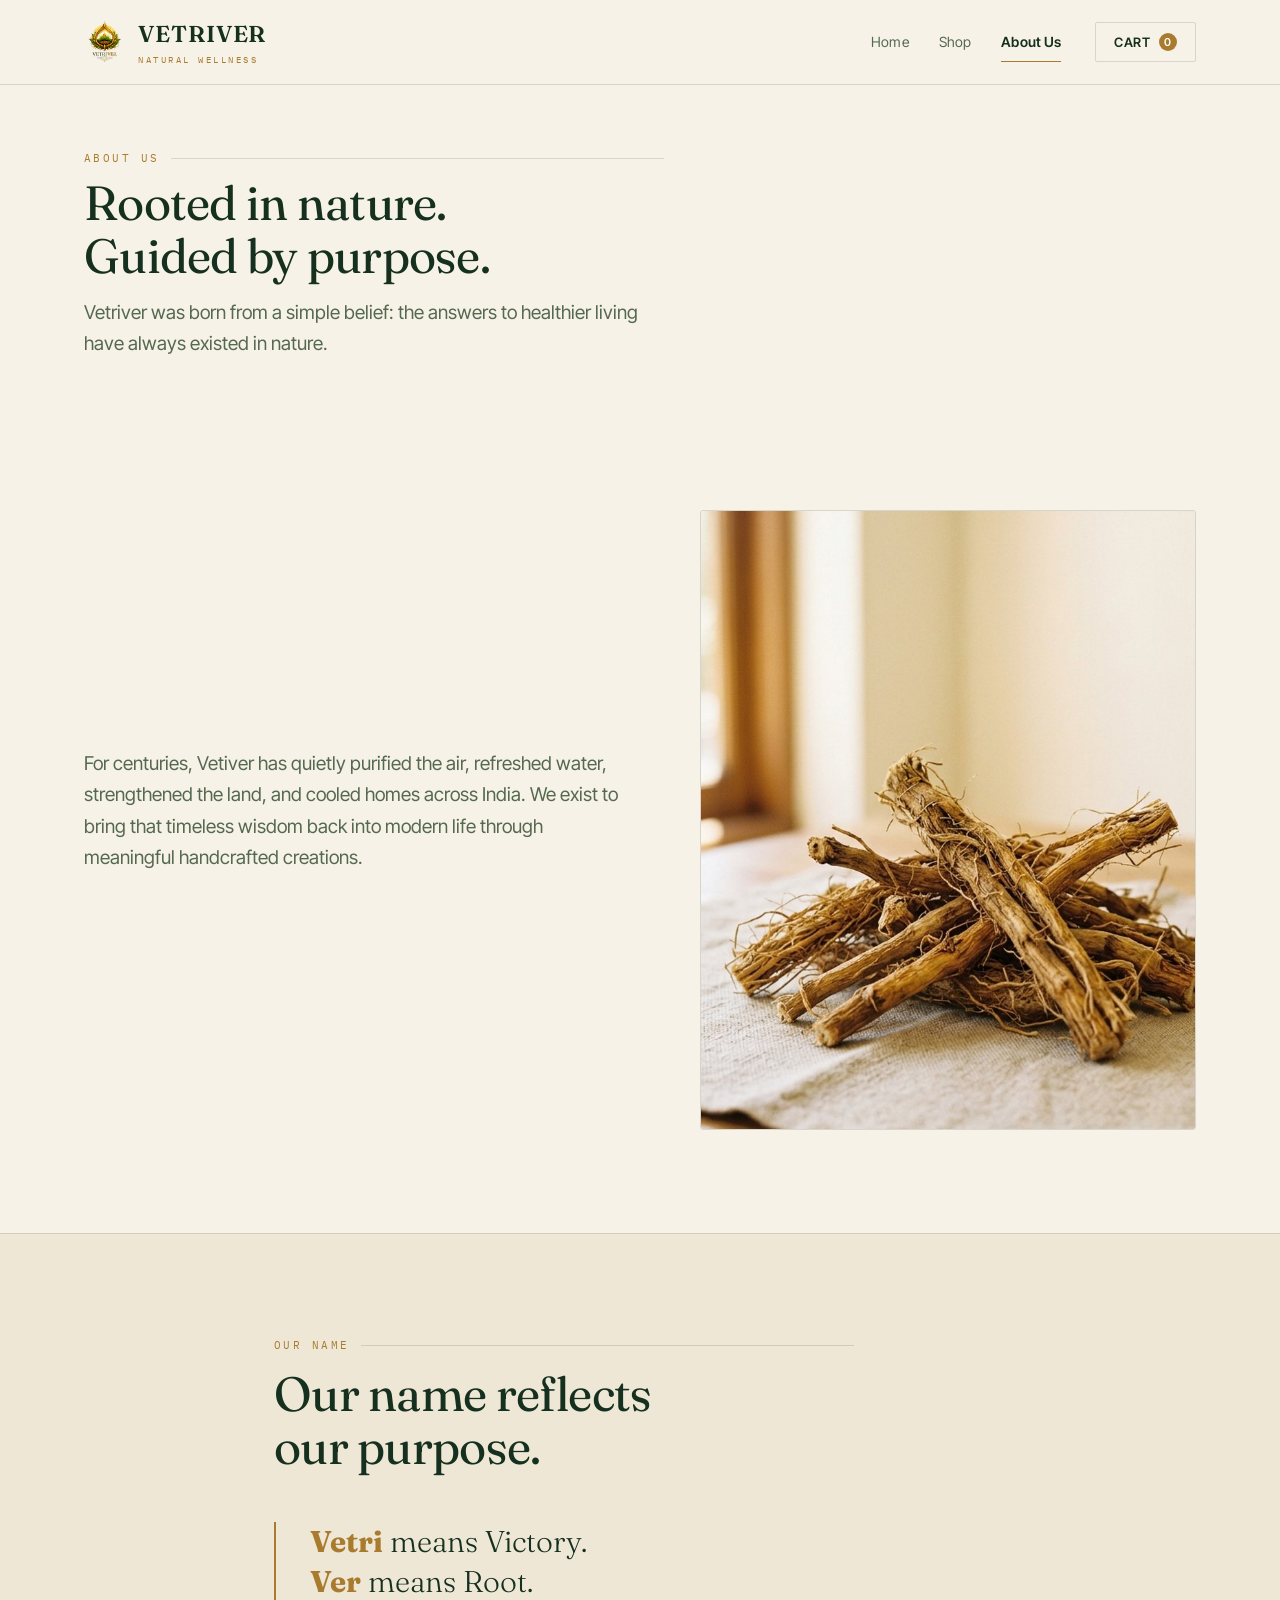
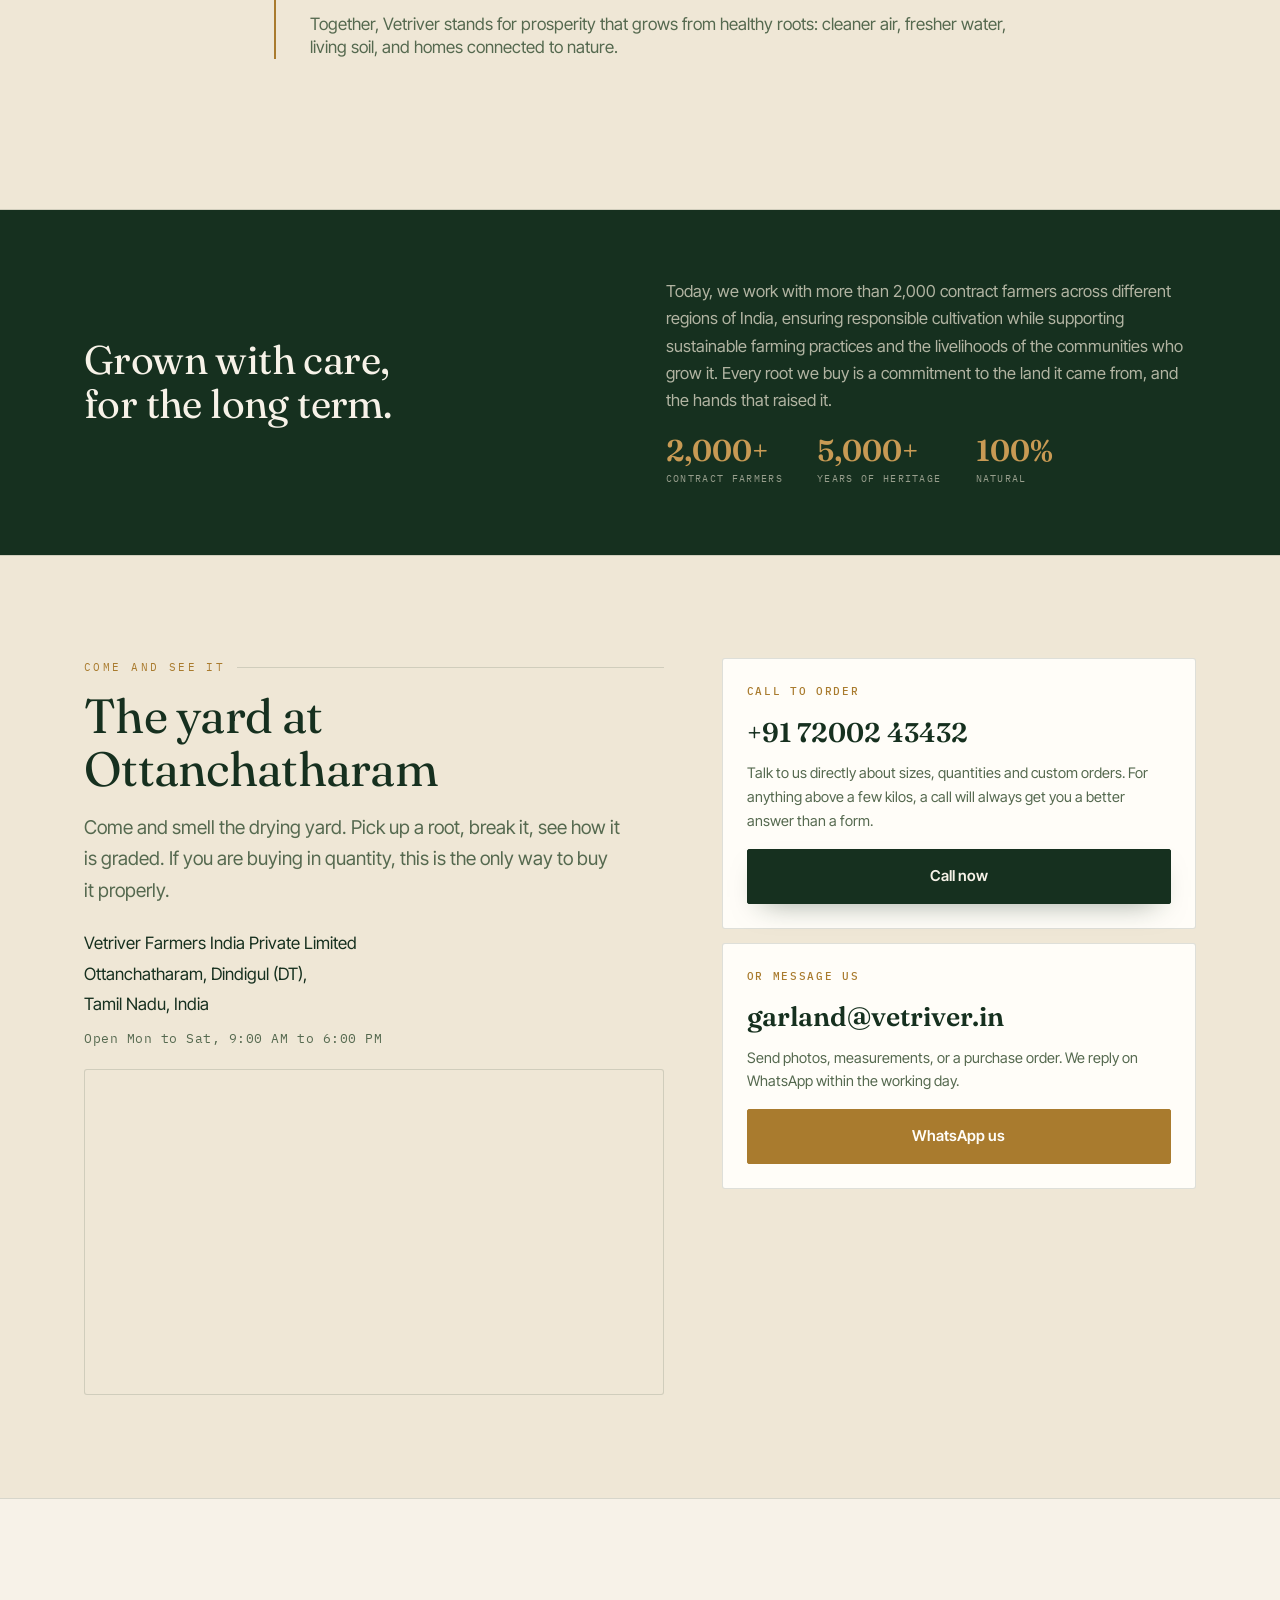
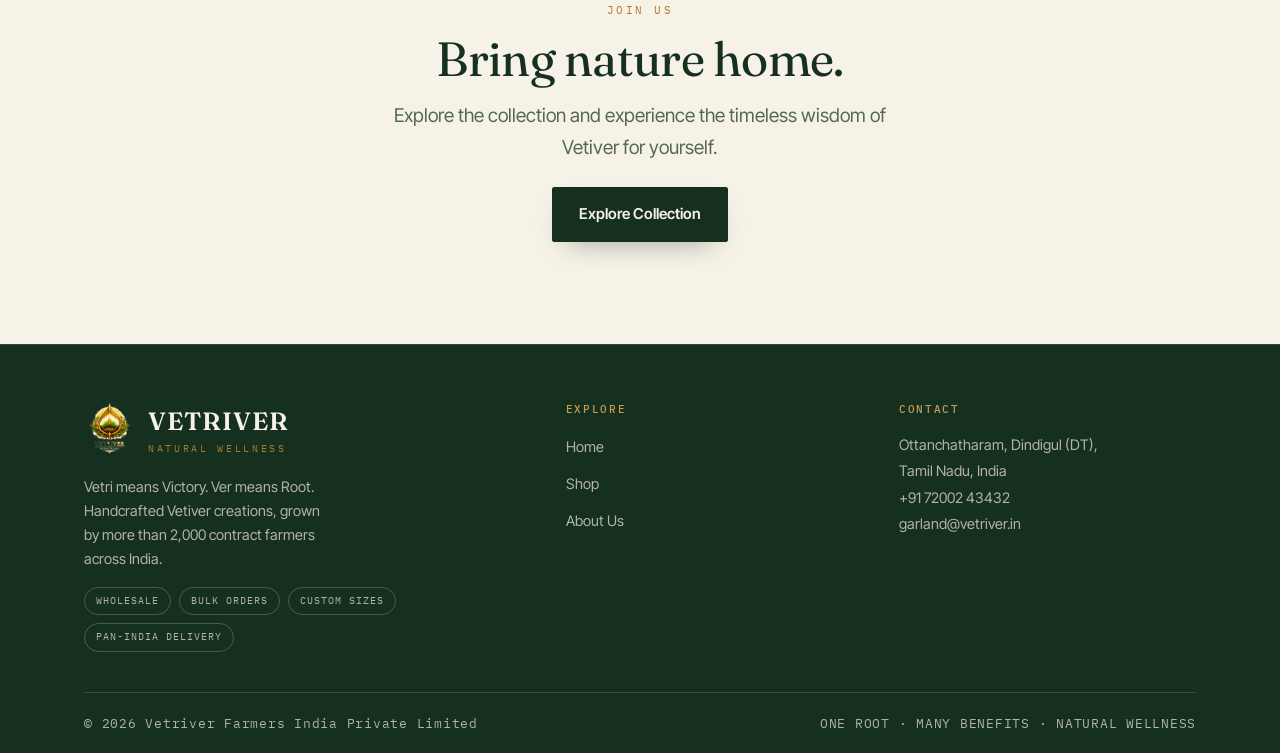
<file: about.html>
<!DOCTYPE html>
<html lang="en">
<head>
<meta charset="utf-8">
<meta name="viewport" content="width=device-width, initial-scale=1, viewport-fit=cover">
<meta name="theme-color" content="#F7F2E8">

<title>About Us: Rooted in Nature, Guided by Purpose | Vetriver</title>
<meta name="description" content="Vetri means Victory. Ver means Root. Vetriver brings 5,000 years of Vetiver wisdom back into modern life, working with 2,000+ contract farmers across India.">
<link rel="canonical" href="https://vetriver.in/about.html">

<meta property="og:type" content="website">
<meta property="og:site_name" content="Vetriver">
<meta property="og:title" content="About Us: Rooted in Nature, Guided by Purpose">
<meta property="og:description" content="Vetri means Victory. Ver means Root. Prosperity that grows from healthy roots.">
<meta property="og:image" content="https://vetriver.in/assets/c-roots.jpg">
<meta property="og:url" content="https://vetriver.in/about.html">
<meta name="twitter:card" content="summary_large_image">

<link rel="icon" href="assets/logo-light.png">
<link rel="preconnect" href="https://fonts.googleapis.com">
<link rel="preconnect" href="https://fonts.gstatic.com" crossorigin>
<link href="https://fonts.googleapis.com/css2?family=Fraunces:opsz,ital,wght@9..144,0,300;9..144,0,400;9..144,0,600;9..144,1,300&family=Inter+Tight:wght@400;500;600&family=IBM+Plex+Mono:wght@400;500&display=swap" rel="stylesheet">
<link rel="stylesheet" href="assets/styles.css">

<script type="application/ld+json">
{
  "@context": "https://schema.org",
  "@type": "AboutPage",
  "name": "About Vetriver",
  "description": "Vetri means Victory. Ver means Root. Vetriver brings 5,000 years of Vetiver wisdom back into modern life, working with more than 2,000 contract farmers across India.",
  "mainEntity": { "@id": "https://vetriver.in/#org" }
}
</script>
</head>
<body>

<a class="skip" href="#top">Skip to content</a>

<div class="splash" aria-hidden="true">
  <img src="assets/logo-light.png" alt="">
  <small>Vetriver</small>
</div>

<header>
  <nav class="wrap">
    <a class="brand" href="index.html">
      <img src="assets/logo-light.png" alt="" width="36">
      <span><b>VETRIVER</b><small>Natural Wellness</small></span>
    </a>
    <div class="navlinks">
      <a href="index.html">Home</a>
      <a href="shop.html">Shop</a>
      <a href="about.html" aria-current="page">About Us</a>
    </div>
    <button class="cart-btn" id="cartBtn" aria-label="Open cart" aria-controls="drawer" aria-expanded="false">
      CART <span class="cart-count" id="cartCount">0</span>
    </button>
    <details class="menu" id="mobileMenu">
      <summary aria-label="Menu">
        <svg width="20" height="20" viewBox="0 0 24 24" fill="none" stroke="currentColor" stroke-width="2" aria-hidden="true">
          <line x1="3" y1="6" x2="21" y2="6"/><line x1="3" y1="12" x2="21" y2="12"/><line x1="3" y1="18" x2="21" y2="18"/>
        </svg>
      </summary>
      <div class="menu-panel">
        <a href="index.html">Home</a>
        <a href="shop.html">Shop</a>
        <a href="about.html" aria-current="page">About Us</a>
      </div>
    </details>
  </nav>
</header>

<main id="top">

<div class="page-head">
  <div class="wrap">
    <div class="sec-head rv">
      <p class="eyebrow">About us</p>
      <h2>Rooted in nature.<br>Guided by purpose.</h2>
      <p class="lede" style="margin-top:14px">
        Vetriver was born from a simple belief: the answers to healthier living have
        always existed in nature.
      </p>
    </div>
  </div>
</div>

<section>
  <div class="wrap">
    <div class="heritage-grid">
      <div class="rv">
        <p class="lede">
          For centuries, Vetiver has quietly purified the air, refreshed water,
          strengthened the land, and cooled homes across India. We exist to bring that
          timeless wisdom back into modern life through meaningful handcrafted creations.
        </p>
      </div>
      <div class="frame rv">
        <img src="assets/c-roots.jpg" loading="lazy" alt="Freshly harvested vetiver roots, sun-dried before weaving">
      </div>
    </div>
  </div>
</section>

<!-- ==================== ETYMOLOGY ==================== -->
<section style="background:var(--cream-2);border-block:1px solid var(--line)">
  <div class="wrap" style="max-width:860px">
    <div class="sec-head rv">
      <p class="eyebrow">Our name</p>
      <h2>Our name reflects our purpose.</h2>
    </div>
    <div class="pull-quote rv">
      <p><b>Vetri</b> means Victory.<br><b>Ver</b> means Root.</p>
      <p style="font-size:17px;color:var(--ink-soft);font-family:var(--body);font-weight:400">
        Together, Vetriver stands for prosperity that grows from healthy roots: cleaner
        air, fresher water, living soil, and homes connected to nature.
      </p>
    </div>
  </div>
</section>

<!-- ==================== FARMERS / SUSTAINABILITY ==================== -->
<div class="band">
  <div class="wrap">
    <h2>Grown with care, for the long term.</h2>
    <div>
      <p>
        Today, we work with more than 2,000 contract farmers across different regions
        of India, ensuring responsible cultivation while supporting sustainable farming
        practices and the livelihoods of the communities who grow it. Every root we buy
        is a commitment to the land it came from, and the hands that raised it.
      </p>
      <div class="figs">
        <div><b>2,000+</b><span>Contract farmers</span></div>
        <div><b>5,000+</b><span>Years of heritage</span></div>
        <div><b>100%</b><span>Natural</span></div>
      </div>
    </div>
  </div>
</div>

<!-- ==================== VISIT US ==================== -->
<section id="visit" style="background:var(--cream-2);border-top:1px solid var(--line)">
  <div class="wrap">
    <div class="visit">
      <div class="rv">
        <p class="eyebrow">Come and see it</p>
        <h2>The yard at Ottanchatharam</h2>
        <p class="lede" style="margin:16px 0 22px">
          Come and smell the drying yard. Pick up a root, break it, see how it is
          graded. If you are buying in quantity, this is the only way to buy it properly.
        </p>
        <address class="addr">
          Vetriver Farmers India Private Limited<br>
          Ottanchatharam, Dindigul (DT),<br>
          Tamil Nadu, India
        </address>
        <p class="hours">Open Mon to Sat, 9:00 AM to 6:00 PM</p>

        <div class="map">
          <iframe
            src="https://www.google.com/maps?q=Ottanchatharam,Dindigul,Tamil%20Nadu&output=embed"
            loading="lazy" referrerpolicy="no-referrer-when-downgrade"
            title="Vetriver, Ottanchatharam, Dindigul"></iframe>
        </div>
      </div>

      <div class="panels rv">
        <div class="panel">
          <h4>Call to order</h4>
          <a class="big" href="tel:+917200243432">+91 72002 43432</a>
          <p>
            Talk to us directly about sizes, quantities and custom orders. For anything
            above a few kilos, a call will always get you a better answer than a form.
          </p>
          <a class="btn btn-solid" href="tel:+917200243432">Call now</a>
        </div>

        <div class="panel">
          <h4>Or message us</h4>
          <a class="big" href="mailto:garland@vetriver.in">garland@vetriver.in</a>
          <p>
            Send photos, measurements, or a purchase order. We reply on WhatsApp
            within the working day.
          </p>
          <a class="btn btn-gold" href="https://wa.me/917200243432" target="_blank" rel="noopener">
            WhatsApp us
          </a>
        </div>
      </div>
    </div>
  </div>
</section>

<!-- ==================== CLOSING CTA ==================== -->
<section>
  <div class="wrap" style="max-width:680px;text-align:center">
    <div class="sec-head rv" style="margin:0 auto">
      <p class="eyebrow eyebrow-center">Join us</p>
      <h2>Bring nature home.</h2>
      <p class="lede" style="margin:14px auto 0">
        Explore the collection and experience the timeless wisdom of Vetiver for yourself.
      </p>
    </div>
    <div class="hero-cta rv" style="justify-content:center;margin-top:24px">
      <a class="btn btn-solid" href="shop.html">Explore Collection</a>
    </div>
  </div>
</section>

</main>

<footer>
  <div class="wrap">
    <div class="foot">
      <div>
        <a class="brand" href="index.html">
          <img src="assets/logo-light.png" alt="" width="38">
          <span><b>VETRIVER</b><small>Natural Wellness</small></span>
        </a>
        <p style="max-width:36ch;font-size:14.5px">
          Vetri means Victory. Ver means Root. Handcrafted Vetiver creations, grown by
          more than 2,000 contract farmers across India.
        </p>
        <div class="chips">
          <span class="chip">Wholesale</span>
          <span class="chip">Bulk orders</span>
          <span class="chip">Custom sizes</span>
          <span class="chip">Pan-India delivery</span>
        </div>
      </div>
      <div>
        <h4>Explore</h4>
        <ul>
          <li><a href="index.html">Home</a></li>
          <li><a href="shop.html">Shop</a></li>
          <li><a href="about.html">About Us</a></li>
        </ul>
      </div>
      <div>
        <h4>Contact</h4>
        <address>
          Ottanchatharam, Dindigul (DT),<br>Tamil Nadu, India<br>
          <a href="tel:+917200243432">+91 72002 43432</a><br>
          <a href="mailto:garland@vetriver.in">garland@vetriver.in</a>
        </address>
      </div>
    </div>
    <div class="legal">
      <span>© 2026 Vetriver Farmers India Private Limited</span>
      <span>ONE ROOT · MANY BENEFITS · NATURAL WELLNESS</span>
    </div>
  </div>
</footer>

<div class="callbar">
  <a class="btn btn-solid" href="tel:+917200243432">Call</a>
  <a class="btn btn-gold" href="https://wa.me/917200243432" target="_blank" rel="noopener">WhatsApp</a>
</div>

<!-- ==================== CART ==================== -->
<div class="scrim" id="scrim"></div>
<aside class="drawer" id="drawer" role="dialog" aria-modal="true" aria-labelledby="drawerTitle">
  <div class="drawer-top">
    <h3 id="drawerTitle">Your cart</h3>
    <button id="closeCart" aria-label="Close cart">×</button>
  </div>

  <div class="drawer-body">
    <div id="stepCart">
      <div id="cartBody"></div>
    </div>

    <div id="stepShip" hidden>
      <button class="back-link" id="backToCart">← Back to cart</button>
      <div class="step-head"><b>STEP 2 OF 2</b> · Delivery details</div>
      <div class="form-err" id="formErr"></div>

      <div class="form">
        <div class="field">
          <label for="fName">Full name</label>
          <input id="fName" autocomplete="name" placeholder="Who should we address it to?">
        </div>
        <div class="row">
          <div class="field">
            <label for="fPhone">Mobile</label>
            <input id="fPhone" inputmode="numeric" autocomplete="tel"
                   maxlength="10" placeholder="10 digits">
          </div>
          <div class="field">
            <label for="fPin">PIN code</label>
            <input id="fPin" inputmode="numeric" autocomplete="postal-code"
                   maxlength="6" placeholder="6 digits">
          </div>
        </div>
        <div class="field">
          <label for="fEmail">Email</label>
          <input id="fEmail" type="email" autocomplete="email"
                 placeholder="For your order confirmation">
        </div>
        <div class="field">
          <label for="fAddr">Address</label>
          <textarea id="fAddr" autocomplete="street-address"
                    placeholder="House / flat, street, landmark"></textarea>
        </div>
        <div class="row">
          <div class="field">
            <label for="fCity">City</label>
            <input id="fCity" autocomplete="address-level2" placeholder="City or town">
          </div>
          <div class="field">
            <label for="fState">State</label>
            <select id="fState" autocomplete="address-level1">
              <option value="">Select</option>
            </select>
          </div>
        </div>
      </div>
    </div>
  </div>

  <div class="drawer-foot">
    <div class="total"><span>Total</span><b id="cartTotal">₹0</b></div>
    <button class="btn btn-solid" id="checkoutBtn">Continue to delivery</button>
    <p class="secure-note">
      <svg width="12" height="12" viewBox="0 0 24 24" fill="none" stroke="currentColor" stroke-width="2" aria-hidden="true">
        <rect x="4" y="11" width="16" height="10" rx="1.5"/><path d="M8 11V7a4 4 0 0 1 8 0v4"/>
      </svg>
      RAZORPAY · UPI · CARDS · NET BANKING
    </p>
  </div>
</aside>

<div class="toast" id="toast" role="status" aria-live="polite"></div>

<script src="https://checkout.razorpay.com/v1/checkout.js" defer></script>
<script src="assets/site.js"></script>
<script src="assets/shop.js"></script>
</body>
</html>
</file>
<file: assets/styles.css>
/* ================= TOKENS =================
   Deliberately NOT the dark retail store. This is the daylight room:
   cream ground, root-green as the INK, gold as the accent. Same brand,
   different light. Green-on-cream (not black-on-cream) is what keeps it
   from being a generic "warm cream + serif" template.
   ========================================= */
:root{
  --cream:    #F7F2E8;   /* page ground */
  --cream-2:  #EFE7D6;   /* raised panels */
  --ink:      #16301F;   /* root green — all body text */
  --ink-soft: #55694F;   /* secondary text */
  --gold:     #A97B2E;   /* accent, links, rules */
  --gold-lit: #C89A54;
  --cord:     #7B2D52;   /* the magenta cord — used once, on the rating */
  --line:     rgba(22,48,31,.14);
  --white:    #FFFDF8;

  --display:"Fraunces",Georgia,serif;
  --body:"Inter Tight",system-ui,sans-serif;
  --mono:"IBM Plex Mono",ui-monospace,monospace;
  --pad: clamp(20px,5vw,80px);
  --max: 1240px;
}
*,*::before,*::after{box-sizing:border-box}
html{scroll-behavior:smooth;scroll-padding-top:92px;-webkit-text-size-adjust:100%;
  -webkit-tap-highlight-color:transparent}
@media (prefers-reduced-motion: reduce){
  html{scroll-behavior:auto}
  *,*::before,*::after{animation-duration:.01ms!important;transition-duration:.01ms!important}
}
body{
  margin:0; background:var(--cream); color:var(--ink);
  font-family:var(--body); font-size:17px; line-height:1.65;
  -webkit-font-smoothing:antialiased; text-rendering:optimizeLegibility;
  font-feature-settings:"kern","liga"; accent-color:var(--gold);
  overflow-x:hidden;
}
img{max-width:100%;display:block}
a{color:inherit}
:focus-visible{outline:2px solid var(--gold);outline-offset:3px;border-radius:2px}
::selection{background:var(--gold);color:var(--white)}
.skip{position:absolute;left:-9999px;top:0;z-index:100;background:var(--ink);color:var(--cream);
  font-weight:600;font-size:14px;padding:10px 16px;border-radius:2px;text-decoration:none}
.skip:focus{left:12px;top:12px}
.wrap{max-width:var(--max);margin-inline:auto;padding-inline:var(--pad)}

h1,h2,h3{font-family:var(--display);font-weight:400;letter-spacing:-.015em;margin:0;text-wrap:balance}
h2{font-size:clamp(30px,4.4vw,48px);line-height:1.1}
h3{font-size:21px;line-height:1.3}
p{margin:0 0 1em;text-wrap:pretty}
.lede{font-size:clamp(17px,1.6vw,19px);color:var(--ink-soft);max-width:56ch}
.eyebrow{
  font-family:var(--mono);font-size:11px;letter-spacing:.22em;text-transform:uppercase;
  color:var(--gold);margin:0 0 14px;display:flex;align-items:center;gap:12px;
}
.eyebrow::after{content:"";flex:1;height:1px;background:var(--line)}
.eyebrow-center{justify-content:center}
.eyebrow-center::after{display:none}

/* a hairline between consecutive sections that share the same background,
   so one content block doesn't blend invisibly into the next */
main > section + section{border-top:1px solid var(--line)}

/* ================= NAV ================= */
header{
  position:sticky;top:0;z-index:60;background:rgba(247,242,232,.9);
  backdrop-filter:blur(12px);border-bottom:1px solid var(--line);
}
nav{display:flex;align-items:center;gap:34px;height:84px}
.brand{display:flex;align-items:center;gap:12px;text-decoration:none;margin-right:auto}
.brand img{width:42px;height:42px;object-fit:contain}
.brand b{font-family:var(--display);font-size:23px;font-weight:600;letter-spacing:.04em}
.brand small{
  display:block;font-family:var(--mono);font-size:9px;letter-spacing:.28em;
  color:var(--gold);text-transform:uppercase;margin-top:-1px;
}
.navlinks{display:flex;align-items:center;gap:30px}
.navlinks a{
  text-decoration:none;font-size:14px;color:var(--ink-soft);letter-spacing:.01em;
  padding:8px 0;border-bottom:1px solid transparent;transition:.2s;
}
.navlinks a:hover{color:var(--ink);border-color:var(--gold)}
.navlinks a[aria-current]{color:var(--ink);border-color:var(--gold);font-weight:600}
@media(max-width:900px){.navlinks{display:none}}

/* buttons */
.btn{
  font-family:var(--body);font-size:15px;font-weight:600;padding:14px 26px;
  border-radius:2px;cursor:pointer;border:1px solid;text-decoration:none;
  display:inline-flex;align-items:center;gap:9px;transition:.2s;white-space:nowrap;
}
.btn-solid{background:var(--ink);border-color:var(--ink);color:var(--cream);
  box-shadow:0 12px 30px -16px rgba(22,48,31,.55)}
.btn-solid:hover{background:#0E2115;transform:translateY(-1px)}
.btn-gold{background:var(--gold);border-color:var(--gold);color:var(--white)}
.btn-gold:hover{background:var(--gold-lit);transform:translateY(-1px)}
.btn-ghost{background:transparent;border-color:var(--ink);color:var(--ink)}
.btn-ghost:hover{background:var(--ink);color:var(--cream)}
.btn-sm{padding:10px 18px;font-size:13.5px}

/* ================= HERO =================
   No stock "product in a styled room" photo exists yet, and faking one
   would be the tell. So the hero leads with the number that actually
   matters to a trade buyer: 300 tonnes.
*/
.hero{padding:clamp(48px,6vw,80px) 0 clamp(50px,6vw,80px)}
.hero .wrap{display:grid;grid-template-columns:1fr 1fr;gap:clamp(32px,5vw,64px);align-items:center}
@media(max-width:920px){.hero .wrap{grid-template-columns:1fr;gap:36px}}

.rating{
  display:inline-flex;align-items:center;gap:9px;margin-bottom:22px;
  background:var(--white);border:1px solid var(--line);border-radius:40px;
  padding:7px 15px 7px 12px;
}
.stars{color:var(--cord);font-size:13px;letter-spacing:2px}
.rating span{font-family:var(--mono);font-size:11px;letter-spacing:.1em;
  text-transform:uppercase;color:var(--ink-soft)}
h1{font-size:clamp(40px,6vw,70px);line-height:1.02;letter-spacing:-.03em;margin:0 0 20px}
h1 em{font-style:italic;font-weight:300;color:var(--gold);display:block}
.hero-cta{display:flex;gap:12px;flex-wrap:wrap;margin-top:28px}

.hero-img{position:relative;border-radius:3px;overflow:hidden;border:1px solid var(--line);
  box-shadow:0 30px 60px -30px rgba(22,48,31,.28);
  width:100%;}
.hero-img img{aspect-ratio:1;width:100%;height:100%;object-fit:cover;display:block}
/* the product video is landscape (16:9) — let it keep its own ratio instead of
   being cropped into the square the poster image used */
.hero-img video{aspect-ratio:16/9;width:100%;height:auto;object-fit:cover;display:block}

/* mute/unmute toggle on the hero video */
.mute-btn{
  position:absolute;z-index:3;right:14px;bottom:14px;
  width:44px;height:44px;display:flex;align-items:center;justify-content:center;
  background:rgba(22,48,31,.55);backdrop-filter:blur(6px);
  border:1px solid rgba(255,253,248,.4);border-radius:50%;
  color:var(--white);cursor:pointer;transition:.2s;
}
.mute-btn:hover{border-color:var(--gold-lit);background:rgba(22,48,31,.75)}
.mute-btn:focus-visible{outline:2px solid var(--gold);outline-offset:2px}
.mute-btn svg{width:19px;height:19px}
.mute-btn .icon-on{display:none}
.mute-btn[data-muted="false"] .icon-on{display:block}
.mute-btn[data-muted="false"] .icon-off{display:none}
.stamp{
  position:absolute;right:0;bottom:0;background:var(--cream);
  border-top:1px solid var(--line);border-left:1px solid var(--line);
  padding:14px 18px;text-align:right;
}
.stamp b{display:block;font-family:var(--display);font-size:26px;color:var(--gold);
  font-weight:600;line-height:1}
.stamp span{font-family:var(--mono);font-size:9.5px;letter-spacing:.14em;
  text-transform:uppercase;color:var(--ink-soft);display:block;margin-top:4px}

/* ================= PAGE HEAD (non-home pages) ================= */
.page-head{padding:clamp(40px,6vw,64px) 0 0}
.page-head .eyebrow{margin-bottom:10px}

/* ================= NO MIDDLEMEN BAND ================= */
.band{background:var(--ink);color:var(--cream);padding:clamp(44px,5.5vw,68px) 0}
.band h2{color:var(--cream);max-width:20ch;font-size:clamp(26px,3.6vw,40px)}
.band .wrap{display:grid;grid-template-columns:1fr 1fr;gap:clamp(28px,4vw,56px);align-items:center}
@media(max-width:820px){.band .wrap{grid-template-columns:1fr;gap:24px}}
.band p{color:rgba(239,231,214,.72);margin:0;font-size:16.5px}
.band .figs{display:flex;gap:34px;margin-top:22px;flex-wrap:wrap}
.band .figs div b{display:block;font-family:var(--display);font-size:30px;
  color:var(--gold-lit);font-weight:600;line-height:1}
.band .figs div span{font-family:var(--mono);font-size:9.5px;letter-spacing:.14em;
  text-transform:uppercase;color:rgba(239,231,214,.6);margin-top:5px;display:block}

section{padding:clamp(60px,8vw,104px) 0}
.sec-head{max-width:58ch;margin-bottom:clamp(30px,4vw,48px)}

/* ================= FEATURE GRID (3-up cards: gifts, root-to-home, why-choose) ================= */
.supply{display:grid;grid-template-columns:repeat(3,1fr);gap:1px;background:var(--line);
  border:1px solid var(--line);border-radius:3px;overflow:hidden}
.supply article{background:var(--white);padding:clamp(24px,3vw,34px)}
.supply .n{font-family:var(--mono);font-size:11px;color:var(--gold);letter-spacing:.16em;
  text-transform:uppercase;margin-bottom:14px}
.supply h3{margin-bottom:9px}
.supply p{color:var(--ink-soft);font-size:15px;margin:0}
@media(max-width:820px){.supply{grid-template-columns:1fr}}

/* supporting photo beside a text column (heritage/root story sections) */
.heritage-grid{display:grid;grid-template-columns:1fr .9fr;gap:clamp(34px,5vw,70px);align-items:center}
@media(max-width:900px){.heritage-grid{grid-template-columns:1fr}}
.heritage-grid .frame{position:relative;aspect-ratio:4/5;overflow:hidden;border-radius:3px;border:1px solid var(--line)}
.heritage-grid .frame img{width:100%;height:100%;object-fit:cover;display:block}
@media(max-width:900px){.heritage-grid .frame{aspect-ratio:16/10}}

/* ================= COLLECTIONS ================= */
.cols{display:grid;grid-template-columns:repeat(auto-fill,minmax(250px,1fr));gap:clamp(16px,2vw,26px)}
.col{text-decoration:none;display:block}
.col-img{
  position:relative;aspect-ratio:4/5;overflow:hidden;border-radius:3px;
  border:1px solid var(--line);background:var(--cream-2);
}
.col-img img{width:100%;height:100%;object-fit:cover;transition:transform .6s ease}
.col:hover .col-img img{transform:scale(1.05)}
/* grade tag — the whole-crop argument, on every card */
.col-img .g{
  position:absolute;top:10px;left:10px;background:rgba(247,242,232,.94);
  font-family:var(--mono);font-size:9px;letter-spacing:.12em;text-transform:uppercase;
  color:var(--ink);padding:5px 9px;border-radius:2px;
}
.col h3{margin:16px 0 3px;font-size:20px;transition:color .2s}
.col:hover h3{color:var(--gold)}
.col p{color:var(--ink-soft);font-size:14px;margin:0}
.col .from{
  font-family:var(--mono);font-size:11.5px;color:var(--gold);letter-spacing:.06em;
  margin-top:7px;display:block;
}
.size-chips{display:flex;gap:6px;flex-wrap:wrap;margin-top:10px}
.size-chip{
  font-family:var(--mono);font-size:10px;letter-spacing:.08em;text-transform:uppercase;
  border:1px solid var(--line);border-radius:20px;padding:4px 10px;color:var(--ink-soft);
}

/* ================= REVIEWS ================= */
#reviews{background:var(--cream-2);border-block:1px solid var(--line)}
.quotes{display:grid;grid-template-columns:repeat(3,1fr);gap:clamp(16px,2vw,24px)}
@media(max-width:880px){.quotes{grid-template-columns:1fr}}
.quote{
  background:var(--white);border:1px solid var(--line);border-radius:3px;
  padding:26px 26px 22px;display:flex;flex-direction:column;
}
.quote .stars{margin-bottom:14px}
.quote blockquote{
  margin:0 0 18px;font-family:var(--display);font-size:17.5px;line-height:1.55;
  font-weight:300;flex:1;
}
.quote cite{font-style:normal;font-size:14px;font-weight:600;display:block}
.quote small{font-family:var(--mono);font-size:10px;letter-spacing:.12em;
  text-transform:uppercase;color:var(--ink-soft)}

/* ================= VISIT ================= */
.visit{display:grid;grid-template-columns:1.1fr .9fr;gap:clamp(30px,4.5vw,60px);align-items:start}
@media(max-width:900px){.visit{grid-template-columns:1fr}}
.addr{font-style:normal;font-size:17px;line-height:1.8;margin:0 0 8px}
.hours{font-family:var(--mono);font-size:13px;color:var(--ink-soft);letter-spacing:.04em}
.panels{display:grid;gap:14px}
.panels-3{grid-template-columns:repeat(3,1fr)}
@media(max-width:820px){.panels-3{grid-template-columns:1fr}}
.panel{background:var(--white);border:1px solid var(--line);border-radius:3px;padding:24px}
.panel h4{
  font-family:var(--mono);font-size:10.5px;letter-spacing:.16em;text-transform:uppercase;
  color:var(--gold);margin:0 0 10px;font-weight:500;
}
.panel .big{font-family:var(--display);font-size:27px;font-weight:600;margin:0 0 6px;
  display:block;text-decoration:none}
.panel .big:hover{color:var(--gold)}
.panel p{color:var(--ink-soft);font-size:14.5px;margin:0 0 16px}
.panel .btn{width:100%;justify-content:center}
.map{
  border:1px solid var(--line);border-radius:3px;overflow:hidden;margin-top:20px;
  aspect-ratio:16/9;background:var(--cream-2);
}
.map iframe{width:100%;height:100%;border:0;display:block}

/* ================= FOOTER ================= */
/* a dark closing CTA section (e.g. #final) sits directly above the footer on
   some pages; a hairline plus tighter top padding keeps the two dark blocks
   from reading as one big empty gap */
footer{background:var(--ink);color:rgba(239,231,214,.72);padding:clamp(40px,5vw,56px) 0 0;
  border-top:1px solid rgba(239,231,214,.14)}
.foot{display:grid;grid-template-columns:1.5fr 1fr 1fr;gap:36px;padding-bottom:40px}
@media(max-width:820px){.foot{grid-template-columns:1fr;gap:28px}}
footer .brand{margin-bottom:18px}
footer .brand img{width:52px;height:52px}
footer .brand b{color:var(--cream);font-size:25px}
footer .brand small{font-size:9.5px}
footer h4{font-family:var(--mono);font-size:10.5px;letter-spacing:.16em;text-transform:uppercase;
  color:var(--gold-lit);margin:0 0 14px;font-weight:500}
footer ul{list-style:none;padding:0;margin:0;display:grid;gap:9px}
footer a{color:rgba(239,231,214,.72);text-decoration:none;font-size:14.5px}
footer a:hover{color:var(--gold-lit)}
footer address{font-style:normal;font-size:14.5px;line-height:1.8}
.chips{display:flex;gap:8px;flex-wrap:wrap;margin-top:16px}
.chip{
  font-family:var(--mono);font-size:10px;letter-spacing:.1em;text-transform:uppercase;
  border:1px solid rgba(239,231,214,.24);border-radius:20px;padding:5px 11px;
}
.legal{
  border-top:1px solid rgba(239,231,214,.16);padding:20px 0;display:flex;
  justify-content:space-between;gap:14px;flex-wrap:wrap;font-size:12.5px;
}
.legal span{font-family:var(--mono);letter-spacing:.06em}

/* sticky call bar — mobile only. This IS the conversion path. */
.callbar{
  position:fixed;left:0;right:0;bottom:0;z-index:70;display:none;
  background:var(--white);border-top:1px solid var(--line);padding:10px 14px;
  gap:10px;box-shadow:0 -6px 24px -8px rgba(22,48,31,.18);
}
.callbar .btn{flex:1;justify-content:center;padding:13px}
@media(max-width:760px){
  .callbar{display:flex}
  body{padding-bottom:74px}
}

/* one quiet reveal */
.rv{opacity:0;transform:translateY(14px);transition:opacity .7s ease,transform .7s ease}
.rv.in{opacity:1;transform:none}
@media (prefers-reduced-motion: reduce){.rv{opacity:1;transform:none}}

/* ================= SPLASH (logo-on-load) =================
   Brief, then gone — this must never read as a loading screen. It fades
   the moment the logo has been seen, and only plays once per browser
   session so repeat page loads during the same visit aren't gated. */
.splash{
  position:fixed;inset:0;z-index:200;background:var(--ink);
  display:flex;align-items:center;justify-content:center;
  animation:splash-out .5s ease 1.05s forwards;
}
.splash img{width:64px;height:64px;animation:splash-in .6s ease both}
.splash small{
  position:absolute;bottom:calc(50% - 54px);left:50%;transform:translateX(-50%);
  font-family:var(--mono);font-size:9.5px;letter-spacing:.32em;text-transform:uppercase;
  color:var(--gold-lit);opacity:0;animation:splash-in .6s ease .15s both;
}
@keyframes splash-in{from{opacity:0;transform:translateY(8px) scale(.94)}to{opacity:1;transform:none}}
@keyframes splash-out{to{opacity:0;visibility:hidden;pointer-events:none}}
body.no-splash .splash{display:none}
@media (prefers-reduced-motion: reduce){
  .splash{animation:splash-out .01ms ease .01ms forwards}
  .splash img,.splash small{animation:none;opacity:1;transform:none}
}

/* ================= MOBILE MENU ================= */
.menu{display:none;position:relative}
.menu>summary{
  list-style:none;cursor:pointer;display:flex;align-items:center;
  width:42px;height:42px;justify-content:center;
  border:1px solid var(--line);border-radius:2px;color:var(--ink);
}
.menu>summary::-webkit-details-marker{display:none}
.menu>summary:hover{border-color:var(--gold)}
.menu[open]>summary{border-color:var(--gold);background:rgba(169,123,46,.08)}
.menu-panel{
  position:absolute;right:0;top:calc(100% + 12px);min-width:190px;
  background:var(--white);border:1px solid var(--line);border-radius:3px;
  padding:6px;display:grid;gap:2px;box-shadow:0 20px 50px -18px rgba(22,48,31,.35);
}
.menu-panel a{
  text-decoration:none;color:var(--ink-soft);font-size:15px;
  padding:11px 13px;border-radius:2px;transition:.15s;
}
.menu-panel a:hover{color:var(--ink);background:rgba(169,123,46,.09)}
.menu-panel a[aria-current]{color:var(--ink);background:rgba(169,123,46,.09)}
@media(max-width:900px){.menu{display:block}}

/* ================= CART BUTTON ================= */
.cart-btn{
  display:flex;align-items:center;gap:9px;cursor:pointer;
  background:transparent;border:1px solid var(--line);color:var(--ink);
  font-family:var(--body);font-size:13px;font-weight:600;letter-spacing:.03em;
  padding:10px 18px;border-radius:2px;transition:.2s;
}
.cart-btn:hover{border-color:var(--gold);background:rgba(169,123,46,.07)}
.cart-count{
  background:var(--gold);color:var(--white);border-radius:20px;
  min-width:18px;height:18px;display:grid;place-items:center;
  font-size:11px;font-weight:600;padding:0 5px;
}

/* ================= SHOP PAGE ================= */
.shop{display:grid;grid-template-columns:1fr 1fr;gap:clamp(34px,5vw,72px);align-items:start}
@media(max-width:940px){.shop{grid-template-columns:1fr}}
.gallery{display:grid;gap:12px;max-width:520px}
.gallery .main{grid-column:1/-1;border-radius:3px;overflow:hidden;border:1px solid var(--line)}
.gallery .main img{aspect-ratio:1;object-fit:cover;width:100%}
.thumbs{display:grid;grid-template-columns:repeat(3,1fr);gap:12px}
.thumbs button{
  padding:0;border:1px solid var(--line);background:none;cursor:pointer;
  border-radius:2px;overflow:hidden;transition:.2s;
}
.thumbs button[aria-current="true"]{border-color:var(--gold)}
.thumbs button:hover{border-color:var(--gold)}
.thumbs img{aspect-ratio:1;object-fit:cover;width:100%}
.buybox h2{margin-bottom:8px}

/* size selector — segmented control (Quils/Cushions have no variants, garlands do) */
.sizes{display:flex;gap:8px;flex-wrap:wrap;margin:18px 0 4px}
.sizes button{
  font-family:var(--mono);font-size:12.5px;letter-spacing:.04em;
  padding:9px 16px;min-height:44px;border-radius:2px;
  background:transparent;border:1px solid var(--line);color:var(--ink-soft);
  cursor:pointer;transition:color .2s,border-color .2s,background .2s;
}
.sizes button:hover{border-color:var(--gold);color:var(--ink)}
.sizes button:focus-visible{outline:2px solid var(--gold);outline-offset:2px}
.sizes button[aria-pressed="true"]{background:var(--ink);border-color:var(--ink);color:var(--cream);font-weight:600}

/* variant cards — milld.com-style tiered picker, reuses .sizes so the same
   JS/aria-pressed wiring drives both; this modifier just changes the shape */
.sizes.cards{display:grid;grid-template-columns:repeat(auto-fit,minmax(112px,1fr));gap:10px;margin-top:16px}
.sizes.cards button,.sizes.cards a{
  position:relative;display:flex;flex-direction:column;align-items:flex-start;gap:3px;
  min-height:auto;height:auto;padding:15px 14px 13px;text-align:left;
}
.sizes.cards .tier-label{font-size:13.5px;font-weight:600;font-family:var(--body);color:inherit}
.sizes.cards .tier-price{font-family:var(--display);font-size:17px;font-weight:600}
.sizes.cards button[aria-pressed="true"] .tier-price{color:var(--gold-lit)}
.sizes.cards .tier-unit{font-family:var(--mono);font-size:9.5px;letter-spacing:.02em;opacity:.75}
.sizes.cards .badge{
  position:absolute;top:-9px;right:10px;background:var(--gold);color:var(--white);
  font-family:var(--mono);font-size:8px;letter-spacing:.08em;text-transform:uppercase;
  padding:3px 8px;border-radius:20px;white-space:nowrap;
}
.sizes.cards a.custom-tier{grid-column:1/-1;flex-direction:row;align-items:center;gap:10px;color:var(--ink-soft);text-decoration:none}
.sizes.cards a.custom-tier .tier-price{font-size:14px}
.sizes.cards a.custom-tier:hover{border-color:var(--gold);color:var(--ink)}

.price{display:flex;align-items:baseline;gap:12px;margin:20px 0 6px}
.price .amt{font-family:var(--display);font-size:38px;font-weight:600;color:var(--ink)}
.price .mrp{color:var(--ink-soft);text-decoration:line-through;font-size:16px}
.price .off{
  font-family:var(--mono);font-size:11px;letter-spacing:.1em;
  background:rgba(123,45,82,.1);border:1px solid rgba(169,123,46,.3);
  color:var(--cord);padding:3px 8px;border-radius:2px;
}
.tax{font-family:var(--mono);font-size:11.5px;color:var(--ink-soft);letter-spacing:.05em}

.stock{margin:24px 0;padding:16px 18px;border-radius:2px;border:1px solid var(--line);background:var(--cream-2)}
.stock-row{display:flex;align-items:center;gap:9px;margin-bottom:11px}
.dot{width:7px;height:7px;border-radius:50%;background:#4E9A63;box-shadow:0 0 0 0 rgba(78,154,99,.6);animation:pulse 2.4s infinite}
@keyframes pulse{0%{box-shadow:0 0 0 0 rgba(78,154,99,.5)}70%{box-shadow:0 0 0 7px rgba(78,154,99,0)}100%{box-shadow:0 0 0 0 rgba(78,154,99,0)}}
.stock.low .dot{background:#B67F1E;animation:none}
.stock.out .dot{background:#A23B33;animation:none}
.stock-label{font-family:var(--mono);font-size:11.5px;letter-spacing:.12em;text-transform:uppercase;color:var(--ink)}
.bar{height:3px;background:var(--line);border-radius:3px;overflow:hidden}
.bar i{display:block;height:100%;background:var(--gold);transition:width .7s ease}
.stock small{display:block;margin-top:9px;font-size:12.5px;color:var(--ink-soft)}

.qty{display:flex;align-items:center;gap:0;margin:22px 0;width:fit-content;border:1px solid var(--line);border-radius:2px;overflow:hidden}
.qty button{width:44px;height:44px;background:transparent;border:0;cursor:pointer;color:var(--ink);font-size:19px;transition:.15s}
.qty button:hover:not(:disabled){background:rgba(169,123,46,.1)}
.qty button:disabled{opacity:.3;cursor:not-allowed}
.qty span{width:52px;text-align:center;font-family:var(--mono);font-size:15px;border-inline:1px solid var(--line);line-height:44px}
.buy-actions{display:flex;gap:12px;flex-wrap:wrap}
.buy-actions .btn{flex:1;min-width:170px;justify-content:center}
.btn:disabled{opacity:.45;cursor:not-allowed;transform:none}

.assure{list-style:none;padding:22px 0 0;margin:24px 0 0;border-top:1px solid var(--line);display:grid;gap:11px}
.assure li{display:flex;gap:10px;font-size:14.5px;color:var(--ink-soft);align-items:flex-start}
.assure li::before{content:"✓";color:var(--gold);font-weight:700;flex-shrink:0}

/* product cards below the fold — Cushion / Quils, simple add-to-cart */
.catalogue-head{margin:clamp(70px,9vw,110px) 0 clamp(28px,3.5vw,44px);max-width:58ch}
.grid{
  display:grid;grid-template-columns:repeat(auto-fit,minmax(250px,1fr));
  gap:1px;background:var(--line);border:1px solid var(--line);border-radius:3px;overflow:hidden;
}
.card{background:var(--white);padding:0;display:flex;flex-direction:column;transition:background .2s}
.card:hover{background:var(--cream-2)}
.card-img{position:relative;aspect-ratio:4/3;overflow:hidden;background:var(--cream-2)}
.card-img img{width:100%;height:100%;object-fit:cover;transition:transform .5s ease}
.card:hover .card-img img{transform:scale(1.04)}
.grade{
  position:absolute;top:0;left:0;z-index:2;background:var(--white);
  border-right:1px solid var(--line);border-bottom:1px solid var(--line);
  font-family:var(--mono);font-size:9.5px;letter-spacing:.13em;text-transform:uppercase;
  color:var(--gold);padding:6px 10px;
}
.card-body{padding:18px 20px 20px;display:flex;flex-direction:column;flex:1}
.card h3{font-size:18px;margin-bottom:4px}
.card .tag{color:var(--ink-soft);font-size:13.5px;margin:0 0 14px;flex:1}
.card-foot{display:flex;align-items:center;justify-content:space-between;gap:10px}
.card .p{display:flex;align-items:baseline;gap:7px}
.card .p b{font-family:var(--display);font-size:21px;color:var(--ink);font-weight:600}
.card .p s{color:var(--ink-soft);font-size:12.5px}
.card .add{
  background:transparent;border:1px solid var(--line);color:var(--ink);
  font-family:var(--body);font-size:13px;font-weight:600;cursor:pointer;
  padding:9px 15px;border-radius:2px;transition:.18s;white-space:nowrap;
}
.card .add:hover:not(:disabled){background:var(--ink);border-color:var(--ink);color:var(--cream)}
.card .add:disabled{opacity:.4;cursor:not-allowed}
.card .st{font-family:var(--mono);font-size:10px;letter-spacing:.1em;text-transform:uppercase;margin-top:11px;display:flex;align-items:center;gap:6px;color:var(--ink-soft)}
.card .st i{width:5px;height:5px;border-radius:50%;background:#4E9A63;display:block}
.card .st.low i{background:#B67F1E}
.card .st.out i{background:#A23B33}
.card.sold .card-img img{filter:grayscale(.75) brightness(.85)}

/* ================= CHECKOUT / ADDRESS FORM ================= */
.step-head{display:flex;align-items:center;gap:8px;margin-bottom:16px;font-family:var(--mono);font-size:10.5px;letter-spacing:.14em;text-transform:uppercase;color:var(--ink-soft)}
.step-head b{color:var(--gold)}
.form{display:grid;gap:12px}
.form .row{display:grid;grid-template-columns:1fr 1fr;gap:12px}
.field label{display:block;font-family:var(--mono);font-size:10px;letter-spacing:.12em;text-transform:uppercase;color:var(--ink-soft);margin-bottom:5px}
.field input,.field select,.field textarea{
  width:100%;background:var(--white);border:1px solid var(--line);
  color:var(--ink);font-family:var(--body);font-size:14.5px;
  padding:11px 12px;border-radius:2px;transition:border-color .15s;
}
.field textarea{resize:vertical;min-height:64px}
.field input:focus,.field select:focus,.field textarea:focus{outline:none;border-color:var(--gold)}
.field input::placeholder,.field textarea::placeholder{color:#9AA394}
.field select{appearance:none;cursor:pointer;
  background-image:linear-gradient(45deg,transparent 50%,var(--gold) 50%),linear-gradient(135deg,var(--gold) 50%,transparent 50%);
  background-position:calc(100% - 16px) 19px,calc(100% - 11px) 19px;
  background-size:5px 5px,5px 5px;background-repeat:no-repeat;
}
.field.bad input,.field.bad select,.field.bad textarea{border-color:#A23B33}
.err{color:#A23B33;font-size:13px;margin:2px 0 0;display:none}
.err.show{display:block}
.form-err{background:rgba(162,59,51,.09);border:1px solid rgba(162,59,51,.35);color:#8E332C;font-size:13.5px;padding:11px 13px;border-radius:2px;margin-bottom:14px;display:none}
.form-err.show{display:block}
.back-link{background:none;border:0;color:var(--ink-soft);cursor:pointer;font-size:13px;text-decoration:underline;padding:0;margin-bottom:16px}
.back-link:hover{color:var(--gold)}

/* ================= CART DRAWER ================= */
.scrim{position:fixed;inset:0;background:rgba(22,48,31,.5);backdrop-filter:blur(3px);opacity:0;pointer-events:none;transition:.28s;z-index:80}
.scrim.open{opacity:1;pointer-events:auto}
.drawer{
  position:fixed;top:0;right:0;bottom:0;width:min(420px,100%);
  background:var(--cream);border-left:1px solid var(--line);z-index:90;
  transform:translateX(100%);transition:transform .32s cubic-bezier(.4,0,.2,1);
  display:flex;flex-direction:column;
}
.drawer.open{transform:none}
.drawer-top{display:flex;justify-content:space-between;align-items:center;padding:22px 24px;border-bottom:1px solid var(--line)}
.drawer-top h3{font-size:19px}
.drawer-top button{background:none;border:0;color:var(--ink-soft);font-size:25px;cursor:pointer;line-height:1}
.drawer-body{flex:1;overflow-y:auto;padding:24px}
.line-item{display:flex;gap:14px;padding-bottom:20px;margin-bottom:20px;border-bottom:1px solid var(--line)}
.line-item img{width:68px;height:68px;object-fit:cover;border-radius:2px;border:1px solid var(--line)}
.line-item div{flex:1}
.line-item b{display:block;font-family:var(--display);font-size:16px;font-weight:600;margin-bottom:3px}
.line-item small{color:var(--ink-soft);font-family:var(--mono);font-size:12px}
.line-item .rm{background:none;border:0;color:var(--ink-soft);cursor:pointer;font-size:12px;text-decoration:underline;padding:0;margin-top:6px;display:block}
.empty{text-align:center;color:var(--ink-soft);padding:50px 0;font-size:15px}
.drawer-foot{padding:22px 24px;border-top:1px solid var(--line);background:var(--cream-2)}
.total{display:flex;justify-content:space-between;margin-bottom:16px;align-items:baseline}
.total b{font-family:var(--display);font-size:26px;color:var(--ink)}
.drawer-foot .btn{width:100%;justify-content:center}
.secure-note{display:flex;align-items:center;justify-content:center;gap:7px;margin-top:13px;font-family:var(--mono);font-size:10.5px;letter-spacing:.08em;color:var(--ink-soft)}

/* toast — opacity/visibility (not just transform) keep this fully gone at
   rest; a short empty box translated by a % of its own height can leave a
   sliver on screen, which is exactly the "box stuck at the bottom" bug */
.toast{
  position:fixed;bottom:24px;left:50%;
  transform:translate(-50%,12px);opacity:0;visibility:hidden;pointer-events:none;
  background:var(--ink);color:var(--cream);padding:13px 22px;border-radius:2px;
  font-size:14px;font-weight:600;z-index:100;
  transition:transform .3s,opacity .3s,visibility 0s .3s;
  box-shadow:0 12px 40px -8px rgba(22,48,31,.5);
}
.toast.show{
  transform:translate(-50%,0);opacity:1;visibility:visible;pointer-events:auto;
  transition:transform .3s,opacity .3s;
}

/* ================= LOGIN GATE (shop buy-flow) ================= */
.login-modal{
  position:fixed;top:50%;left:50%;transform:translate(-50%,-50%) scale(.97);
  width:min(880px,92vw);max-height:90vh;overflow:auto;
  background:var(--white);border-radius:3px;z-index:95;
  display:grid;grid-template-columns:1fr 1fr;
  box-shadow:0 40px 100px -30px rgba(22,48,31,.5);
  opacity:0;pointer-events:none;transition:opacity .25s ease,transform .25s ease;
}
.login-modal.open{opacity:1;pointer-events:auto;transform:translate(-50%,-50%) scale(1)}
@media(max-width:760px){.login-modal{grid-template-columns:1fr}}
.login-art{position:relative;background:var(--cream-2)}
.login-art img{width:100%;height:100%;object-fit:cover;min-height:220px}
@media(max-width:760px){.login-art{display:none}}
.login-body{padding:clamp(28px,4vw,44px);position:relative;display:flex;flex-direction:column;gap:16px;justify-content:center}
.login-close{
  position:absolute;z-index:2;top:14px;right:14px;width:34px;height:34px;border-radius:50%;
  border:1px solid var(--line);background:var(--white);color:var(--ink-soft);
  cursor:pointer;display:flex;align-items:center;justify-content:center;font-size:18px;line-height:1;transition:.2s;
}
.login-close:hover{border-color:var(--gold);color:var(--ink)}
.login-body h3{text-align:center;margin:6px 0 4px}
.login-phone{display:flex;border:1px solid var(--line);border-radius:2px;overflow:hidden}
.login-phone .cc{
  display:flex;align-items:center;padding:0 14px;background:var(--cream-2);
  font-family:var(--mono);font-size:14.5px;color:var(--ink-soft);border-right:1px solid var(--line);
}
.login-phone input{
  flex:1;border:0;padding:13px 14px;font-family:var(--body);font-size:15px;color:var(--ink);background:var(--white);
}
.login-phone input:focus{outline:none}
.login-check{display:flex;align-items:center;gap:9px;font-size:13.5px;color:var(--ink-soft);cursor:pointer}
.login-legal{font-size:12px;color:var(--ink-soft);text-align:center;line-height:1.6;margin:0}
.login-legal a{color:var(--gold);text-decoration:underline}

/* ================= PULL-QUOTE (About page etymology) ================= */
.pull-quote{
  border-left:2px solid var(--gold);padding-left:clamp(20px,3vw,34px);
  margin:clamp(30px,4vw,48px) 0;
}
.pull-quote p{font-family:var(--display);font-size:clamp(22px,2.6vw,30px);font-weight:300;line-height:1.35;margin:0 0 10px;color:var(--ink)}
.pull-quote b{color:var(--gold)}
</file>
